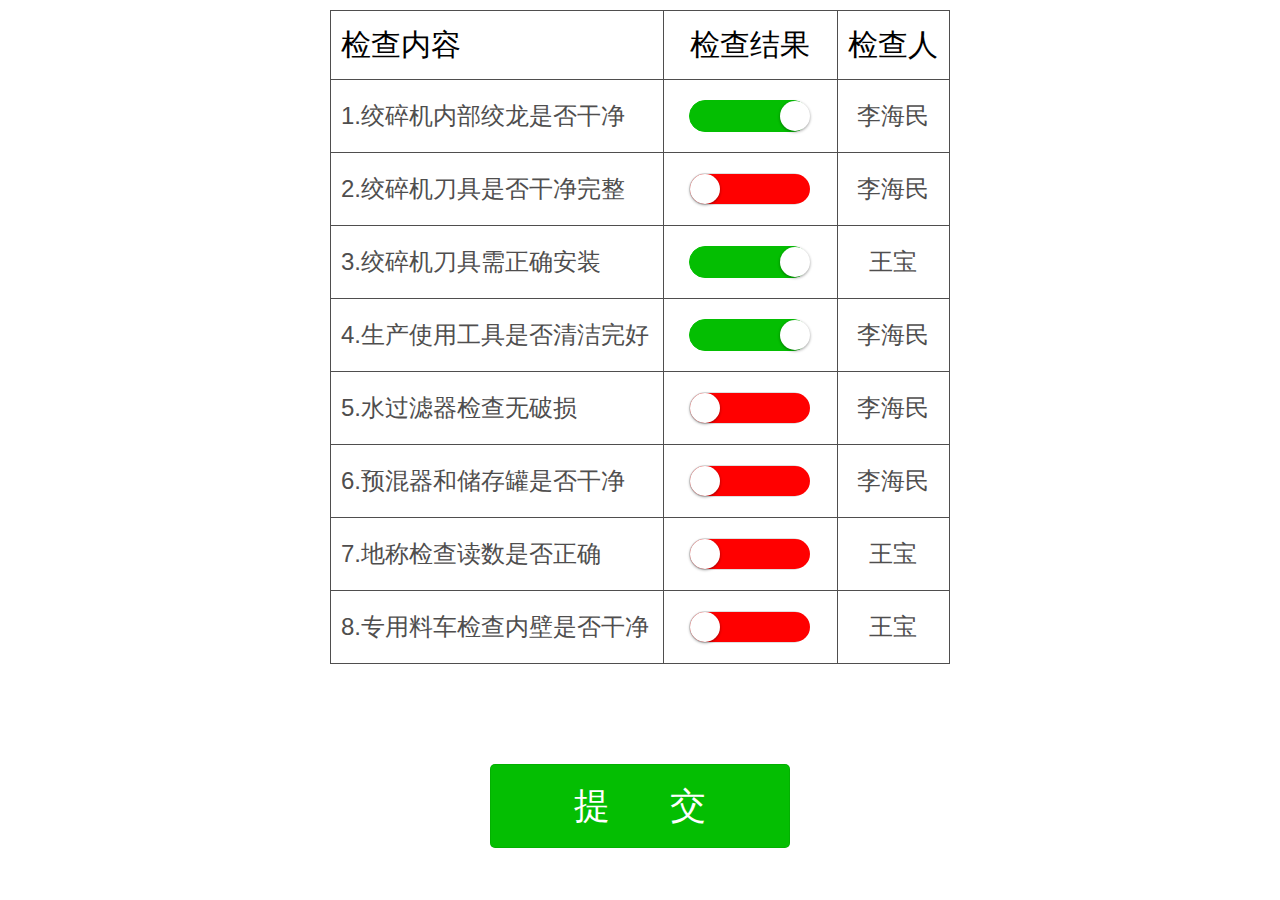
<file: index.html>
<!DOCTYPE html>
<html lang="en">
<head>
	<meta charset="UTF-8">
	<meta name="viewport" content="initial-scale=1.0,width=device-width,user-scalable=0,maximum-scale=1.0"/>
	<meta name="format-detection" content="telephone=no">
	<meta content="email=no" name="format-detection" />
	<meta name="apple-mobile-web-app-capable" content="yes" />
	<meta name="apple-mobile-web-app-status-bar-style" content="black" />
	<link rel="stylesheet" href="css/reset.css">
	<link rel="stylesheet" href="css/style.css">
	<link rel="stylesheet" href="css/weui.min.css">
	<script src="js/jquery-1.8.3.min.js"></script>
	<script src="js/ort.js"></script>
	<title>生产前检查</title>
</head>
<body>
	<div class="wrap">
		<table width="100%"; border="1"; cellpadding="2"; cellspacing="1"; border-collapse:collapse; border-spacing:0; class="con">
			<tr class="con_header">
				<th>检查内容</th>
				<th>检查结果</th>
				<th>检查人</th>
			</tr>
			<tr class="con_con">
				<td>1.绞碎机内部绞龙是否干净</td>
				<td>
					<div class="weui_cell">
      					<input class="weui_switch" type="checkbox" checked>
    				</div>
    			</td>
				<td>李海民</td>
			</tr>
			<tr class="con_con">
				<td>2.绞碎机刀具是否干净完整</td>
				<td>
					<div class="weui_cell">
      					<input class="weui_switch" type="checkbox">
    				</div>
    			</td>
				<td>李海民</td>
			</tr>
			<tr class="con_con">
				<td>3.绞碎机刀具需正确安装</td>
				<td>
					<div class="weui_cell">
      					<input class="weui_switch" type="checkbox" checked>
    				</div>
    			</td>
				<td>王宝</td>
			</tr>
			<tr class="con_con">
				<td>4.生产使用工具是否清洁完好</td>
				<td>
					<div class="weui_cell">
      					<input class="weui_switch" type="checkbox" checked>
    				</div>
    			</td>
				<td>李海民</td>
			</tr>
			<tr class="con_con">
				<td>5.水过滤器检查无破损</td>
				<td>
					<div class="weui_cell">
      					<input class="weui_switch" type="checkbox">
    				</div>
    			</td>
				<td>李海民</td>
			</tr>
			<tr class="con_con">
				<td>6.预混器和储存罐是否干净</td>
				<td>
					<div class="weui_cell">
      					<input class="weui_switch" type="checkbox">
    				</div>
    			</td>
				<td>李海民</td>
			</tr>
			<tr class="con_con">
				<td>7.地称检查读数是否正确</td>
				<td>
					<div class="weui_cell">
      					<input class="weui_switch" type="checkbox">
    				</div>
    			</td>
				<td>王宝</td>
			</tr>
			<tr class="con_con">
				<td>8.专用料车检查内壁是否干净</td>
				<td>
					<div class="weui_cell">
      					<input class="weui_switch" type="checkbox">
    				</div>
    			</td>
				<td>王宝</td>
			</tr>
		</table>
		<div class="foot">
			<a href="index2.html" class="weui_btn weui_btn_primary" style="font-size: 36px;">提&nbsp;&nbsp;&nbsp;&nbsp;&nbsp;&nbsp;交</a>
		</div>
	</div>
</body>
</html>
</file>
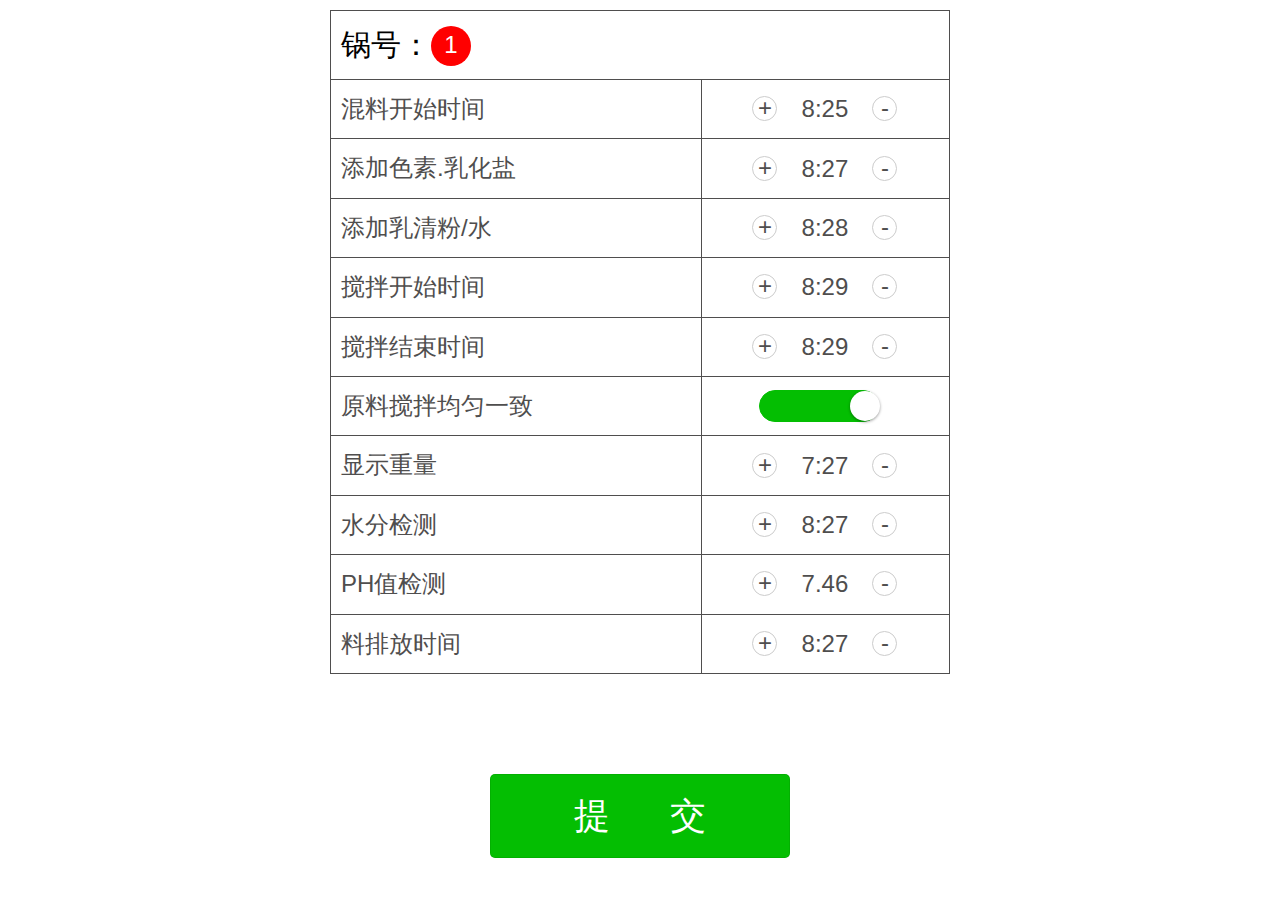
<file: index2.html>
<!DOCTYPE html>
<html lang="en">
<head>
	<meta charset="UTF-8">
	<meta name="viewport" content="initial-scale=1.0,width=device-width,user-scalable=0,maximum-scale=1.0"/>
	<meta name="format-detection" content="telephone=no">
	<meta content="email=no" name="format-detection" />
	<meta name="apple-mobile-web-app-capable" content="yes" />
	<meta name="apple-mobile-web-app-status-bar-style" content="black" />
	<link rel="stylesheet" href="css/reset.css">
	<link rel="stylesheet" href="css/style.css">
	<link rel="stylesheet" href="css/weui.min.css">
	<script src="js/jquery-1.8.3.min.js"></script>
	<script src="js/ort.js"></script>
	<title>重制干酪（预混器）生产报告</title>
</head>
<body>
	<div class="wrap">
		<table width="100%"; border="1"; cellpadding="2"; cellspacing="1"; border-collapse:collapse; border-spacing:0; class="con">
			<div class="report_header"><span style="float: left;">锅号：</span><span class="num">1</span></div>
			<tr class="report_con">
				<td class="report_conL">混料开始时间</td>
				<td class="report_conR">
					<div class="report_conR_con">
      					<span class="add">+</span><i>8:25</i><span class="sub">-</span>
    				</div>
				</td>
			</tr>
			<tr class="report_con">
				<td class="report_conL">添加色素.乳化盐</td>
				<td class="report_conR">
					<div class="report_conR_con">
      					<span class="add">+</span><i>8:27</i><span class="sub">-</span>
    				</div>
				</td>
			</tr>
			<tr class="report_con">
				<td class="report_conL">添加乳清粉/水</td>
				<td class="report_conR">
					<div class="report_conR_con">
      					<span class="add">+</span><i>8:28</i><span class="sub">-</span>
    				</div>
				</td>
			</tr>
			<tr class="report_con">
				<td class="report_conL">搅拌开始时间</td>
				<td class="report_conR">
					<div class="report_conR_con">
      					<span class="add">+</span><i>8:29</i><span class="sub">-</span>
    				</div>
				</td>
			</tr>
			<tr class="report_con">
				<td class="report_conL">搅拌结束时间</td>
				<td class="report_conR">
					<div class="report_conR_con">
      					<span class="add">+</span><i>8:29</i><span class="sub">-</span>
    				</div>
				</td>
			</tr>
			<tr class="report_con">
				<td class="report_conL">原料搅拌均匀一致</td>
				<td class="report_conR" style="padding: 0 42px;">
					<div class="weui_cell">
      					<input class="weui_switch" type="checkbox" checked>
    				</div>
				</td>
			</tr>
			<tr class="report_con">
				<td class="report_conL">显示重量</td>
				<td class="report_conR">
					<div class="report_conR_con">
      					<span class="add">+</span><i>7:27</i><span class="sub">-</span>
    				</div>
				</td>
			</tr>
			<tr class="report_con">
				<td class="report_conL">水分检测</td>
				<td class="report_conR">
					<div class="report_conR_con">
      					<span class="add">+</span><i>8:27</i><span class="sub">-</span>
    				</div>
				</td>
			</tr>
			<tr class="report_con">
				<td class="report_conL">PH值检测</td>
				<td class="report_conR">
					<div class="report_conR_con">
      					<span class="add">+</span><i>7.46</i><span class="sub">-</span>
    				</div>
				</td>
			</tr>
			<tr class="report_con">
				<td class="report_conL">料排放时间</td>
				<td class="report_conR">
					<div class="report_conR_con">
      					<span class="add">+</span><i>8:27</i><span class="sub">-</span>
    				</div>
				</td>
			</tr>
		</table>
		<div class="foot">
			<a href="index3.html" class="weui_btn weui_btn_primary" style="font-size: 36px;">提&nbsp;&nbsp;&nbsp;&nbsp;&nbsp;&nbsp;交</a>
		</div>
	</div>
	<script>
	$(function(){
		var str1 = 1 ;
		$(".add").click(function(){
		var a=$(this).next("i").html();
			var str = a.slice(a.length - 2,a.length)
			var str2 = parseInt(str);
			$(this).next("i").html("8:"+(str2 + str1));
			// str1 ++;
		})
		$(".sub").click(function(){
		var b=$(this).prev("i").html();
			var str3=b.slice(b.length - 2,b.length)
			var str4=parseInt(str3);
			$(this).prev("i").html("8:"+(str4-str1));
		})
	})
	</script>
</body>
</html>
</file>
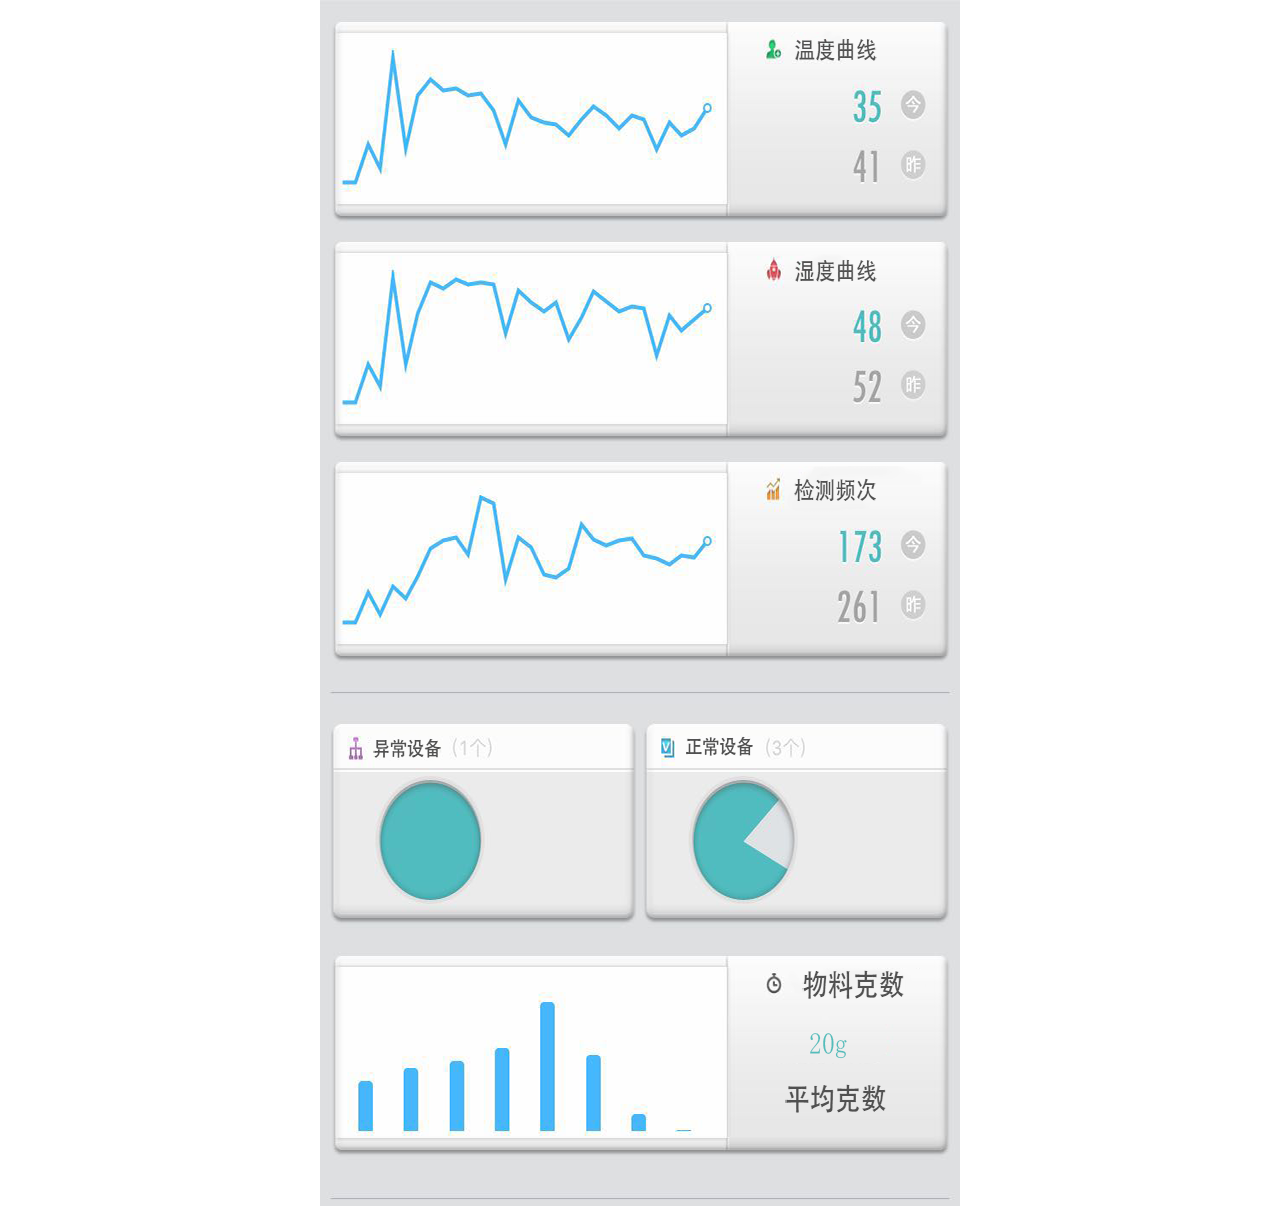
<file: index3.html>
<!DOCTYPE html>
<html lang="en">
<head>
	<meta charset="UTF-8">
	<meta name="viewport" content="initial-scale=1.0,width=device-width,user-scalable=0,maximum-scale=1.0"/>
	<meta name="format-detection" content="telephone=no">
	<meta content="email=no" name="format-detection" />
	<meta name="apple-mobile-web-app-capable" content="yes" />
	<meta name="apple-mobile-web-app-status-bar-style" content="black" />
	<link rel="stylesheet" href="css/reset.css">
	<link rel="stylesheet" href="css/style.css">
	<link rel="stylesheet" href="css/weui.min.css">
	<script src="js/jquery-1.8.3.min.js"></script>
	<script src="js/ort.js"></script>
	<title>仪表分析</title>
</head>
<body>
	<div class="wrap" style="width: 640px; height: 1206px; background-size: cover; background-size: 100% 100%; background: url(img/bg.png) 0 0 no-repeat;">
		
	</div>
</body>
</html>
</file>
<file: css/style.css>
.wrap{
	width: 640px;
	margin: 0 auto;
	font-size: 24px;
	padding: 10px 10px 0 10px;
	box-sizing: border-box;
	/*min-height: 600px;*/
}
.con{
	width: 100%;
	box-sizing: border-box;
	border: 1px solid #4f4e4e;
}
.con_header th{
	font-size: 30px;
	color: #000;
}
.con_header th:nth-child(1){
	text-align: left;
}
.con_con td:nth-child(2),.con_header th:nth-child(2){
	border-left: 1px solid #4f4e4e;
	border-right: 1px solid #4f4e4e;
}
tr{
	border-bottom: 1px solid #4f4e4e;
}
td,th{
	padding: 10px;
	color: #4f4e4e;
	text-align: center;
}
.foot{
	margin-top: 100px;
	padding: 0 160px;
}
.weui_switch{
	width: 120px!important;
}
.weui_switch:before{
	width: 120px!important;
	background-color: #ff0000!important;
}
.weui_switch:checked:after{
	transform: translateX(90px)!important;
}


.report_header{
	text-align: left;
	width: 100%;
	box-sizing: border-box;
	border: 1px solid #4f4e4e;
	border-bottom-width: 0;
	font-size: 30px;
	padding: 10px;
	overflow: hidden;

}
.con_con td:nth-child(1){
	text-align: left;
}
.report_con td:nth-child(1){
	border-right: 1px solid #4f4e4e;
}
.report_conL{
	width: 60%;
	text-align: left;
}
.report_conR{
	width: 40%;
	
}
.report_conR_con{
	overflow: hidden;
	padding: 0 40px;
	box-sizing: border-box;
}
.report_conR_con span{
	float: left;
	/*display: block;*/
	width: 25px;
	height: 25px;
	font-size: 24px;
	border-radius: 50%;
	border: 1px solid #ccc;
	box-sizing: border-box;
	line-height: 22.5px;
	text-align: center;
}

i{
	float: left;
	line-height: 26px;
	/*padding: 0 17px;*/
	width: 95px;
}
.num{
	float: left;
	width: 40px;
	height: 40px;
	font-size: 24px;
	border-radius: 50%;
	background-color: #ff0000;
	color: #fff;
	text-align: center;
	margin-top: 5px;
}
</file>
<file: css/weui.min.css>
/*!
 * WeUI v0.4.0 (https://github.com/weui/weui)
 * Copyright 2016 Tencent, Inc.
 * Licensed under the MIT license
 */html{-ms-text-size-adjust:100%;-webkit-text-size-adjust:100%}body{line-height:1.6;font-family:Helvetica Neue,Helvetica,Arial,sans-serif}*{margin:0;padding:0}a img{border:0}a{text-decoration:none}@font-face{font-weight:400;font-style:normal;font-family:weui;src:url('[data-uri]') format('truetype')}[class*=" weui_icon_"]:before,[class^=weui_icon_]:before{font-family:weui;font-style:normal;font-weight:400;speak:none;display:inline-block;vertical-align:middle;text-decoration:inherit;width:1em;margin-right:.2em;text-align:center;font-variant:normal;text-transform:none;line-height:1em;margin-left:.2em}.weui_icon_circle:before{content:"\EA01"}.weui_icon_download:before{content:"\EA02"}.weui_icon_info:before{content:"\EA03"}.weui_icon_safe_success:before{content:"\EA04"}.weui_icon_safe_warn:before{content:"\EA05"}.weui_icon_success:before{content:"\EA06"}.weui_icon_success_circle:before{content:"\EA07"}.weui_icon_success_no_circle:before{content:"\EA08"}.weui_icon_waiting:before{content:"\EA09"}.weui_icon_waiting_circle:before{content:"\EA0A"}.weui_icon_warn:before{content:"\EA0B"}.weui_icon_info_circle:before{content:"\EA0C"}.weui_icon_cancel:before{content:"\EA0D"}.weui_icon_search:before{content:"\EA0E"}.weui_icon_clear:before{content:"\EA0F"}[class*=" weui_icon_"]:before,[class^=weui_icon_]:before{margin:0}.weui_icon_success:before{font-size:23px;color:#09bb07}.weui_icon_waiting:before{font-size:23px;color:#10aeff}.weui_icon_warn:before{font-size:23px;color:#f43530}.weui_icon_info:before{font-size:23px;color:#10aeff}.weui_icon_success_circle:before,.weui_icon_success_no_circle:before{font-size:23px;color:#09bb07}.weui_icon_waiting_circle:before{font-size:23px;color:#10aeff}.weui_icon_circle:before{font-size:23px;color:#c9c9c9}.weui_icon_download:before,.weui_icon_info_circle:before{font-size:23px;color:#09bb07}.weui_icon_safe_success:before{color:#09bb07}.weui_icon_safe_warn:before{color:#ffbe00}.weui_icon_cancel:before{color:#f43530;font-size:22px}.weui_icon_clear:before,.weui_icon_search:before{color:#b2b2b2;font-size:14px}.weui_icon_msg:before{font-size:104px}.weui_icon_warn.weui_icon_msg:before{color:#f76260}.weui_icon_safe:before{font-size:104px}.weui_btn.weui_btn_mini{line-height:1.9;font-size:14px;padding:0 .75em;display:inline-block}button.weui_btn,input.weui_btn{width:100%;border-width:0;outline:0;-webkit-appearance:none}button.weui_btn:focus,input.weui_btn:focus{outline:0}button.weui_btn_inline,button.weui_btn_mini,input.weui_btn_inline,input.weui_btn_mini{width:auto}.weui_btn+.weui_btn{margin-top:15px}.weui_btn.weui_btn_inline+.weui_btn.weui_btn_inline{margin-top:auto;margin-left:15px}.weui_btn_area{margin:1.17647059em 15px .3em}.weui_btn_area.weui_btn_area_inline{display:-webkit-box;display:-webkit-flex;display:-ms-flexbox;display:flex}.weui_btn_area.weui_btn_area_inline .weui_btn{margin-top:auto;margin-right:15px;width:100%;-webkit-box-flex:1;-webkit-flex:1;-ms-flex:1;flex:1}.weui_btn_area.weui_btn_area_inline .weui_btn:last-child{margin-right:0}.weui_btn{position:relative;display:block;margin-left:auto;margin-right:auto;padding-left:14px;padding-right:14px;box-sizing:border-box;font-size:18px;text-align:center;text-decoration:none;color:#fff;line-height:2.33333333;border-radius:5px;-webkit-tap-highlight-color:rgba(0,0,0,0);overflow:hidden}.weui_btn:after{content:" ";width:200%;height:200%;position:absolute;top:0;left:0;border:1px solid rgba(0,0,0,.2);-webkit-transform:scale(.5);transform:scale(.5);-webkit-transform-origin:0 0;transform-origin:0 0;box-sizing:border-box;border-radius:10px}.weui_btn.weui_btn_inline{display:inline-block}.weui_btn_default{background-color:#f7f7f7;color:#454545}.weui_btn_default:not(.weui_btn_disabled):visited{color:#454545}.weui_btn_default:not(.weui_btn_disabled):active{color:#a1a1a1;background-color:#dedede}.weui_btn_primary{background-color:#04be02}.weui_btn_primary:not(.weui_btn_disabled):visited{color:#fff}.weui_btn_primary:not(.weui_btn_disabled):active{color:hsla(0,0%,100%,.4);background-color:#039702}.weui_btn_warn{background-color:#ef4f4f}.weui_btn_warn:not(.weui_btn_disabled):visited{color:#fff}.weui_btn_warn:not(.weui_btn_disabled):active{color:hsla(0,0%,100%,.4);background-color:#c13e3e}.weui_btn_disabled{color:hsla(0,0%,100%,.6)}.weui_btn_disabled.weui_btn_default{color:#c9c9c9}.weui_btn_plain_primary{color:#04be02;border:1px solid #04be02}button.weui_btn_plain_primary,input.weui_btn_plain_primary{border-width:1px;background-color:transparent}.weui_btn_plain_primary:active{border-color:#039702}.weui_btn_plain_primary:after{border-width:0}.weui_btn_plain_default{color:#5a5a5a;border:1px solid #5a5a5a}button.weui_btn_plain_default,input.weui_btn_plain_default{border-width:1px;background-color:transparent}.weui_btn_plain_default:after{border-width:0}.weui_cell{position:relative}.weui_cell:before{content:" ";position:absolute;left:0;top:0;width:100%;height:1px;border-top:1px solid #d9d9d9;color:#d9d9d9;-webkit-transform-origin:0 0;transform-origin:0 0;-webkit-transform:scaleY(.5);transform:scaleY(.5);left:15px}.weui_cell:first-child:before{display:none}.weui_cells{margin-top:1.17647059em;background-color:#fff;line-height:1.41176471;font-size:17px;overflow:hidden;position:relative}.weui_cells:before{top:0;border-top:1px solid #d9d9d9;-webkit-transform-origin:0 0;transform-origin:0 0}.weui_cells:after,.weui_cells:before{content:" ";position:absolute;left:0;width:100%;height:1px;color:#d9d9d9;-webkit-transform:scaleY(.5);transform:scaleY(.5)}.weui_cells:after{bottom:0;border-bottom:1px solid #d9d9d9;-webkit-transform-origin:0 100%;transform-origin:0 100%}.weui_cells_title{margin-top:.77em;margin-bottom:.3em;padding-left:15px;padding-right:15px;color:#888;font-size:14px}.weui_cells_title+.weui_cells{margin-top:0}.weui_cells_tips{margin-top:.3em;color:#888;padding-left:15px;padding-right:15px;font-size:14px}.weui_cell{padding:10px 15px;position:relative;display:-webkit-box;display:-webkit-flex;display:-ms-flexbox;display:flex;-webkit-box-align:center;-webkit-align-items:center;-ms-flex-align:center;align-items:center}.weui_cell_ft{text-align:right;color:#888}.weui_cell_primary{-webkit-box-flex:1;-webkit-flex:1;-ms-flex:1;flex:1}.weui_cells_access .weui_cell:not(.no_access){-webkit-tap-highlight-color:rgba(0,0,0,0)}.weui_cells_access .weui_cell:not(.no_access):active{background-color:#ececec}.weui_cells_access a.weui_cell{color:inherit}.weui_cells_access .weui_cell_ft:after{content:" ";display:inline-block;-webkit-transform:rotate(45deg);transform:rotate(45deg);height:6px;width:6px;border-width:2px 2px 0 0;border-color:#c8c8cd;border-style:solid;position:relative;top:-2px;top:-1px;margin-left:.3em}.weui_check_label{-webkit-tap-highlight-color:rgba(0,0,0,0)}.weui_check{position:absolute;left:-9999em}.weui_cells_radio .weui_cell_ft{padding-left:.35em}.weui_cells_radio .weui_cell:active{background-color:#ececec}.weui_cells_radio .weui_check:checked+.weui_icon_checked:before{display:block;content:'\EA08';color:#09bb07;font-size:16px}.weui_cells_checkbox .weui_cell_hd{padding-right:.35em}.weui_cells_checkbox .weui_cell:active{background-color:#ececec}.weui_cells_checkbox .weui_icon_checked:before{content:'\EA01';color:#c9c9c9;font-size:23px;display:block}.weui_cells_checkbox .weui_check:checked+.weui_icon_checked:before{content:'\EA06';color:#09bb07}.weui_label{display:block;width:3em}.weui_input{width:100%;border:0;outline:0;-webkit-appearance:none;background-color:transparent;font-size:inherit;color:inherit;height:1.41176471em;line-height:1.41176471}.weui_input::-webkit-inner-spin-button,.weui_input::-webkit-outer-spin-button{-webkit-appearance:none;margin:0}.weui_textarea{display:block;border:0;resize:none;width:100%;color:inherit;font-size:1em;line-height:inherit;outline:0}.weui_textarea_counter{color:#b2b2b2;text-align:right}.weui_cell_warn .weui_textarea_counter{color:#e64340}.weui_toptips{display:none;position:fixed;-webkit-transform:translateZ(0);width:100%;top:0;line-height:2.3;font-size:14px;text-align:center;color:#fff;z-index:2}.weui_toptips.weui_warn{background-color:#e64340}.weui_cells_form .weui_cell_warn{color:#e64340}.weui_cells_form .weui_cell_warn .weui_icon_warn{display:inline-block}.weui_cells_form .weui_cell_hd{padding-right:.3em}.weui_cells_form .weui_cell_ft{font-size:0}.weui_cells_form .weui_icon_warn{display:none}.weui_cells_form input,.weui_cells_form label[for],.weui_cells_form textarea{-webkit-tap-highlight-color:rgba(0,0,0,0)}.weui_cell_select{padding:0}.weui_cell_select .weui_select{padding-right:30px}.weui_cell_select .weui_cell_bd:after{content:" ";display:inline-block;-webkit-transform:rotate(45deg);transform:rotate(45deg);height:6px;width:6px;border-width:2px 2px 0 0;border-color:#c8c8cd;border-style:solid;position:relative;top:-2px;position:absolute;top:50%;right:15px;margin-top:-3px}.weui_select{-webkit-appearance:none;border:0;outline:0;background-color:transparent;width:100%;font-size:inherit;height:44px;position:relative;z-index:1;padding-left:15px}.weui_select_before{padding-right:15px}.weui_select_before .weui_select{width:auto}.weui_select_before .weui_cell_hd{position:relative}.weui_select_before .weui_cell_hd:after{content:" ";position:absolute;right:0;top:0;width:1px;height:100%;border-right:1px solid #d9d9d9;color:#d9d9d9;-webkit-transform-origin:100% 0;transform-origin:100% 0;-webkit-transform:scaleX(.5);transform:scaleX(.5)}.weui_select_before .weui_cell_hd:before{content:" ";display:inline-block;-webkit-transform:rotate(45deg);transform:rotate(45deg);height:6px;width:6px;border-width:2px 2px 0 0;border-color:#c8c8cd;border-style:solid;position:relative;top:-2px;position:absolute;top:50%;right:15px;margin-top:-3px}.weui_select_before .weui_cell_bd{padding-left:15px}.weui_select_before .weui_cell_bd:after{display:none}.weui_select_after{padding-left:15px}.weui_vcode{padding-top:0;padding-right:0;padding-bottom:0}.weui_vcode .weui_cell_ft img{margin-left:5px;height:44px;vertical-align:middle}.weui_cell_switch{padding-top:6px;padding-bottom:6px}.weui_switch{-webkit-appearance:none;-moz-appearance:none;appearance:none;position:relative;width:52px;height:32px;border:1px solid #dfdfdf;outline:0;border-radius:16px;box-sizing:border-box;background:#dfdfdf}.weui_switch:before{width:50px;background-color:#fdfdfd}.weui_switch:after,.weui_switch:before{content:" ";position:absolute;top:0;left:0;height:30px;border-radius:15px;-webkit-transition:-webkit-transform .3s;transition:-webkit-transform .3s;transition:transform .3s;transition:transform .3s,-webkit-transform .3s}.weui_switch:after{width:30px;background-color:#fff;box-shadow:0 1px 3px rgba(0,0,0,.4)}.weui_switch:checked{border-color:#04be02;background-color:#04be02}.weui_switch:checked:before{-webkit-transform:scale(0);transform:scale(0)}.weui_switch:checked:after{-webkit-transform:translateX(20px);transform:translateX(20px)}.weui_uploader_hd{padding-top:0;padding-right:0;padding-left:0}.weui_uploader_hd .weui_cell_ft{font-size:1em}.weui_uploader_bd{margin-bottom:-4px;margin-right:-9px;overflow:hidden}.weui_uploader_files{list-style:none}.weui_uploader_file{float:left;margin-right:9px;margin-bottom:9px;width:79px;height:79px;background:no-repeat center center;background-size:cover}.weui_uploader_status{position:relative}.weui_uploader_status:before{content:" ";position:absolute;top:0;right:0;bottom:0;left:0;background-color:rgba(0,0,0,.5)}.weui_uploader_status .weui_uploader_status_content{position:absolute;top:50%;left:50%;-webkit-transform:translate(-50%,-50%);transform:translate(-50%,-50%);color:#fff}.weui_uploader_status .weui_icon_warn{display:block}.weui_uploader_input_wrp{float:left;position:relative;margin-right:9px;margin-bottom:9px;width:77px;height:77px;border:1px solid #d9d9d9}.weui_uploader_input_wrp:after,.weui_uploader_input_wrp:before{content:" ";position:absolute;top:50%;left:50%;-webkit-transform:translate(-50%,-50%);transform:translate(-50%,-50%);background-color:#d9d9d9}.weui_uploader_input_wrp:before{width:2px;height:39.5px}.weui_uploader_input_wrp:after{width:39.5px;height:2px}.weui_uploader_input_wrp:active{border-color:#999}.weui_uploader_input_wrp:active:after,.weui_uploader_input_wrp:active:before{background-color:#999}.weui_uploader_input{position:absolute;z-index:1;top:0;left:0;width:100%;height:100%;opacity:0;-webkit-tap-highlight-color:rgba(0,0,0,0)}.weui_msg{padding-top:36px;text-align:center}.weui_msg .weui_icon_area{margin-bottom:30px}.weui_msg .weui_text_area{margin-bottom:25px;padding:0 20px}.weui_msg .weui_msg_title{margin-bottom:5px;font-weight:400;font-size:20px}.weui_msg .weui_msg_desc{font-size:14px;color:#888}.weui_msg .weui_opr_area{margin-bottom:25px}.weui_msg .weui_extra_area{margin-bottom:15px;font-size:14px;color:#888}.weui_msg .weui_extra_area a{color:#61749b}@media screen and (min-height:438px){.weui_extra_area{position:fixed;left:0;bottom:0;width:100%;text-align:center}}.weui_article{padding:20px 15px;font-size:15px}.weui_article section{margin-bottom:1.5em}.weui_article h1{font-size:17px;font-weight:400;margin-bottom:.75em}.weui_article h2{font-size:16px;font-weight:400;margin-bottom:.3em}.weui_article h3{font-weight:400;font-size:15px}.weui_tabbar{display:-webkit-box;display:-webkit-flex;display:-ms-flexbox;display:flex;position:absolute;bottom:0;width:100%;background-color:#f7f7fa}.weui_tabbar:before{content:" ";position:absolute;left:0;top:0;width:100%;height:1px;border-top:1px solid #979797;color:#979797;-webkit-transform-origin:0 0;transform-origin:0 0;-webkit-transform:scaleY(.5);transform:scaleY(.5)}.weui_tabbar_item{display:block;-webkit-box-flex:1;-webkit-flex:1;-ms-flex:1;flex:1;padding:7px 0 0;-webkit-tap-highlight-color:transparent}.weui_tabbar_item.weui_bar_item_on .weui_tabbar_label{color:#09bb07}.weui_tabbar_icon{margin:0 auto;width:24px;height:24px}.weui_tabbar_icon img{display:block;width:100%;height:100%}.weui_tabbar_icon+.weui_tabbar_label{margin-top:5px}.weui_tabbar_label{text-align:center;color:#888;font-size:12px}.weui_navbar{display:-webkit-box;display:-webkit-flex;display:-ms-flexbox;display:flex;position:absolute;top:0;width:100%;background-color:#fafafa}.weui_navbar:after{content:" ";position:absolute;left:0;bottom:0;width:100%;height:1px;border-bottom:1px solid #bcbab6;color:#bcbab6;-webkit-transform-origin:0 100%;transform-origin:0 100%;-webkit-transform:scaleY(.5);transform:scaleY(.5)}.weui_navbar+.weui_tab_bd{padding-top:50px;padding-bottom:0}.weui_navbar_item{position:relative;display:block;-webkit-box-flex:1;-webkit-flex:1;-ms-flex:1;flex:1;padding:13px 0;text-align:center;font-size:15px;-webkit-tap-highlight-color:transparent}.weui_navbar_item:active{background-color:#ededed}.weui_navbar_item.weui_bar_item_on{background-color:#f5f5f5}.weui_navbar_item:after{content:" ";position:absolute;right:0;top:0;width:1px;height:100%;border-right:1px solid #ccc;color:#ccc;-webkit-transform-origin:100% 0;transform-origin:100% 0;-webkit-transform:scaleX(.5);transform:scaleX(.5)}.weui_navbar_item:last-child:after{display:none}.weui_tab{position:relative;height:100%}.weui_tab_bd{box-sizing:border-box;height:100%;padding-bottom:55px;overflow:auto;-webkit-overflow-scrolling:touch}.weui_tab_bd_item{display:none}.weui_progress{display:-webkit-box;display:-webkit-flex;display:-ms-flexbox;display:flex;-webkit-box-align:center;-webkit-align-items:center;-ms-flex-align:center;align-items:center}.weui_progress_bar{background-color:#ebebeb;height:3px;-webkit-box-flex:1;-webkit-flex:1;-ms-flex:1;flex:1}.weui_progress_inner_bar{width:0;height:100%;background-color:#09bb07}.weui_progress_opr{display:block;margin-left:15px;font-size:0}.weui_panel{background-color:#fff;margin-top:10px;position:relative;overflow:hidden}.weui_panel:first-child{margin-top:0}.weui_panel:before{top:0;border-top:1px solid #e5e5e5;-webkit-transform-origin:0 0;transform-origin:0 0}.weui_panel:after,.weui_panel:before{content:" ";position:absolute;left:0;width:100%;height:1px;color:#e5e5e5;-webkit-transform:scaleY(.5);transform:scaleY(.5)}.weui_panel:after{bottom:0;border-bottom:1px solid #e5e5e5;-webkit-transform-origin:0 100%;transform-origin:0 100%}.weui_panel_hd{padding:14px 15px 10px;color:#999;font-size:13px;position:relative}.weui_panel_hd:after{content:" ";position:absolute;left:0;bottom:0;width:100%;height:1px;border-bottom:1px solid #e5e5e5;color:#e5e5e5;-webkit-transform-origin:0 100%;transform-origin:0 100%;-webkit-transform:scaleY(.5);transform:scaleY(.5);left:15px}.weui_panel_ft{padding:10px 15px 12px;color:#999;font-size:14px;position:relative}.weui_panel_ft:before{content:" ";position:absolute;left:0;top:0;width:100%;height:1px;border-top:1px solid #e5e5e5;color:#e5e5e5;-webkit-transform-origin:0 0;transform-origin:0 0;-webkit-transform:scaleY(.5);transform:scaleY(.5);left:15px}.weui_panel_access .weui_panel_ft{display:block;color:#586c94;-webkit-tap-highlight-color:rgba(0,0,0,0)}.weui_panel_access .weui_panel_ft:active{background-color:#ececec}.weui_panel_access .weui_panel_ft:after{content:" ";display:inline-block;-webkit-transform:rotate(45deg);transform:rotate(45deg);height:6px;width:6px;border-width:2px 2px 0 0;border-color:#c7c7cc;border-style:solid;position:relative;top:-2px;position:absolute;right:15px;top:50%;margin-top:-4px}.weui_media_box{padding:15px;position:relative}.weui_media_box:before{content:" ";position:absolute;left:0;top:0;width:100%;height:1px;border-top:1px solid #e5e5e5;color:#e5e5e5;-webkit-transform-origin:0 0;transform-origin:0 0;-webkit-transform:scaleY(.5);transform:scaleY(.5);left:15px}.weui_media_box:first-child:before{display:none}a.weui_media_box{color:#000;-webkit-tap-highlight-color:rgba(0,0,0,0)}a.weui_media_box:active{background-color:#ececec}.weui_media_box .weui_media_title{font-weight:400;font-size:17px;width:auto;overflow:hidden;text-overflow:ellipsis;white-space:nowrap;word-wrap:normal;word-wrap:break-word;word-break:break-all}.weui_media_box .weui_media_desc{color:#999;font-size:13px;line-height:1.2;overflow:hidden;text-overflow:ellipsis;display:-webkit-box;-webkit-box-orient:vertical;-webkit-line-clamp:2}.weui_media_box.weui_media_text .weui_media_title{margin-bottom:8px}.weui_media_box.weui_media_text .weui_media_info{margin-top:15px;padding-bottom:5px;font-size:13px;color:#cecece;line-height:1em;list-style:none;overflow:hidden}.weui_media_box.weui_media_text .weui_media_info_meta{float:left;padding-right:1em}.weui_media_box.weui_media_text .weui_media_info_meta.weui_media_info_meta_extra{padding-left:1em;border-left:1px solid #cecece}.weui_media_box.weui_media_appmsg{display:-webkit-box;display:-webkit-flex;display:-ms-flexbox;display:flex;-webkit-box-align:center;-webkit-align-items:center;-ms-flex-align:center;align-items:center}.weui_media_box.weui_media_appmsg .weui_media_hd{margin-right:.8em;width:60px;height:60px;line-height:60px;text-align:center}.weui_media_box.weui_media_appmsg .weui_media_appmsg_thumb{width:100%;max-height:100%;vertical-align:middle}.weui_media_box.weui_media_appmsg .weui_media_bd{-webkit-box-flex:1;-webkit-flex:1;-ms-flex:1;flex:1}.weui_media_box.weui_media_small_appmsg{padding:0}.weui_media_box.weui_media_small_appmsg .weui_cells{margin-top:0}.weui_media_box.weui_media_small_appmsg .weui_cells:before{display:none}.weui_grids{position:relative;overflow:hidden}.weui_grids:before{width:100%;height:1px;border-top:1px solid #d9d9d9;transform-origin:0 0;-webkit-transform:scaleY(.5);transform:scaleY(.5)}.weui_grids:after,.weui_grids:before{content:" ";position:absolute;left:0;top:0;color:#d9d9d9;-webkit-transform-origin:0 0}.weui_grids:after{width:1px;height:100%;border-left:1px solid #d9d9d9;transform-origin:0 0;-webkit-transform:scaleX(.5);transform:scaleX(.5)}.weui_grid{position:relative;float:left;padding:20px 10px;width:33.33333333%;box-sizing:border-box}.weui_grid:before{right:0;top:0;width:1px;height:100%;border-right:1px solid #d9d9d9;-webkit-transform-origin:100% 0;transform-origin:100% 0;-webkit-transform:scaleX(.5);transform:scaleX(.5)}.weui_grid:after,.weui_grid:before{content:" ";position:absolute;color:#d9d9d9}.weui_grid:after{left:0;bottom:0;width:100%;height:1px;border-bottom:1px solid #d9d9d9;-webkit-transform-origin:0 100%;transform-origin:0 100%;-webkit-transform:scaleY(.5);transform:scaleY(.5)}.weui_grid:active{background-color:#e4e4e4}.weui_grid_icon{width:28px;height:28px;margin:0 auto}.weui_grid_icon img{display:block;width:100%;height:100%}.weui_grid_icon+.weui_grid_label{margin-top:5px}.weui_grid_label{display:block;text-align:center;color:#000;font-size:14px}.weui_dialog{position:fixed;z-index:4;width:85%;top:50%;left:50%;-webkit-transform:translate(-50%,-50%);transform:translate(-50%,-50%);background-color:#fafafc;text-align:center;border-radius:3px}.weui_dialog_confirm .weui_dialog .weui_dialog_hd{padding:1.2em 20px .5em}.weui_dialog_confirm .weui_dialog .weui_dialog_bd{text-align:left}.weui_dialog_hd{padding:1.2em 0 .5em}.weui_dialog_title{font-weight:400;font-size:17px}.weui_dialog_bd{padding:0 20px;font-size:15px;color:#888}.weui_dialog_ft{position:relative;line-height:42px;margin-top:20px;font-size:17px;display:-webkit-box;display:-webkit-flex;display:-ms-flexbox;display:flex}.weui_dialog_ft a{display:block;-webkit-box-flex:1;-webkit-flex:1;-ms-flex:1;flex:1;color:#3cc51f;text-decoration:none;-webkit-tap-highlight-color:rgba(0,0,0,0)}.weui_dialog_ft a:active{background-color:#eee}.weui_dialog_ft:after{content:" ";position:absolute;left:0;top:0;width:100%;height:1px;border-top:1px solid #d5d5d6;color:#d5d5d6;-webkit-transform-origin:0 0;transform-origin:0 0;-webkit-transform:scaleY(.5);transform:scaleY(.5)}.weui_dialog_confirm .weui_dialog_ft a{position:relative}.weui_dialog_confirm .weui_dialog_ft a:after{content:" ";position:absolute;left:0;top:0;width:1px;height:100%;border-left:1px solid #d5d5d6;color:#d5d5d6;-webkit-transform-origin:0 0;transform-origin:0 0;-webkit-transform:scaleX(.5);transform:scaleX(.5)}.weui_dialog_confirm .weui_dialog_ft a:first-child:after{display:none}.weui_btn_dialog.default{color:#353535}.weui_btn_dialog.primary{color:#0bb20c}@media screen and (min-width:1024px){.weui_dialog{width:35%}}.weui_toast{position:fixed;z-index:3;width:7.6em;min-height:7.6em;top:180px;left:50%;margin-left:-3.8em;background:rgba(40,40,40,.75);text-align:center;border-radius:5px;color:#fff}.weui_icon_toast{margin:22px 0 0;display:block}.weui_icon_toast:before{content:'\EA08';color:#fff;font-size:55px}.weui_toast_content{margin:0 0 15px}.weui_loading_toast .weui_toast_content{margin-top:64%;font-size:14px}.weui_loading{position:absolute;width:0;z-index:5;left:50%;top:38%}.weui_loading_leaf{position:absolute;top:-1px;opacity:.25}.weui_loading_leaf:before{content:" ";position:absolute;width:8.14px;height:3.08px;background:#d1d1d5;box-shadow:rgba(0,0,0,.0980392) 0 0 1px;border-radius:1px;-webkit-transform-origin:left 50% 0;transform-origin:left 50% 0}.weui_loading_leaf_0{-webkit-animation:a 1.25s linear infinite;animation:a 1.25s linear infinite}.weui_loading_leaf_0:before{-webkit-transform:rotate(0deg) translate(7.92px);transform:rotate(0deg) translate(7.92px)}.weui_loading_leaf_1{-webkit-animation:b 1.25s linear infinite;animation:b 1.25s linear infinite}.weui_loading_leaf_1:before{-webkit-transform:rotate(30deg) translate(7.92px);transform:rotate(30deg) translate(7.92px)}.weui_loading_leaf_2{-webkit-animation:c 1.25s linear infinite;animation:c 1.25s linear infinite}.weui_loading_leaf_2:before{-webkit-transform:rotate(60deg) translate(7.92px);transform:rotate(60deg) translate(7.92px)}.weui_loading_leaf_3{-webkit-animation:d 1.25s linear infinite;animation:d 1.25s linear infinite}.weui_loading_leaf_3:before{-webkit-transform:rotate(90deg) translate(7.92px);transform:rotate(90deg) translate(7.92px)}.weui_loading_leaf_4{-webkit-animation:e 1.25s linear infinite;animation:e 1.25s linear infinite}.weui_loading_leaf_4:before{-webkit-transform:rotate(120deg) translate(7.92px);transform:rotate(120deg) translate(7.92px)}.weui_loading_leaf_5{-webkit-animation:f 1.25s linear infinite;animation:f 1.25s linear infinite}.weui_loading_leaf_5:before{-webkit-transform:rotate(150deg) translate(7.92px);transform:rotate(150deg) translate(7.92px)}.weui_loading_leaf_6{-webkit-animation:g 1.25s linear infinite;animation:g 1.25s linear infinite}.weui_loading_leaf_6:before{-webkit-transform:rotate(180deg) translate(7.92px);transform:rotate(180deg) translate(7.92px)}.weui_loading_leaf_7{-webkit-animation:h 1.25s linear infinite;animation:h 1.25s linear infinite}.weui_loading_leaf_7:before{-webkit-transform:rotate(210deg) translate(7.92px);transform:rotate(210deg) translate(7.92px)}.weui_loading_leaf_8{-webkit-animation:i 1.25s linear infinite;animation:i 1.25s linear infinite}.weui_loading_leaf_8:before{-webkit-transform:rotate(240deg) translate(7.92px);transform:rotate(240deg) translate(7.92px)}.weui_loading_leaf_9{-webkit-animation:j 1.25s linear infinite;animation:j 1.25s linear infinite}.weui_loading_leaf_9:before{-webkit-transform:rotate(270deg) translate(7.92px);transform:rotate(270deg) translate(7.92px)}.weui_loading_leaf_10{-webkit-animation:k 1.25s linear infinite;animation:k 1.25s linear infinite}.weui_loading_leaf_10:before{-webkit-transform:rotate(300deg) translate(7.92px);transform:rotate(300deg) translate(7.92px)}.weui_loading_leaf_11{-webkit-animation:l 1.25s linear infinite;animation:l 1.25s linear infinite}.weui_loading_leaf_11:before{-webkit-transform:rotate(330deg) translate(7.92px);transform:rotate(330deg) translate(7.92px)}@-webkit-keyframes a{0%,0.01%{opacity:.25}0.02%{opacity:1}60.01%,to{opacity:.25}}@-webkit-keyframes b{0%,8.34333%{opacity:.25}8.35333%{opacity:1}68.3433%,to{opacity:.25}}@-webkit-keyframes c{0%,16.6767%{opacity:.25}16.6867%{opacity:1}76.6767%,to{opacity:.25}}@-webkit-keyframes d{0%,25.01%{opacity:.25}25.02%{opacity:1}85.01%,to{opacity:.25}}@-webkit-keyframes e{0%,33.3433%{opacity:.25}33.3533%{opacity:1}93.3433%,to{opacity:.25}}@-webkit-keyframes f{0%{opacity:.270958333333333}41.6767%{opacity:.25}41.6867%{opacity:1}1.67667%{opacity:.25}to{opacity:.270958333333333}}@-webkit-keyframes g{0%{opacity:.375125}50.01%{opacity:.25}50.02%{opacity:1}10.01%{opacity:.25}to{opacity:.375125}}@-webkit-keyframes h{0%{opacity:.479291666666667}58.3433%{opacity:.25}58.3533%{opacity:1}18.3433%{opacity:.25}to{opacity:.479291666666667}}@-webkit-keyframes i{0%{opacity:.583458333333333}66.6767%{opacity:.25}66.6867%{opacity:1}26.6767%{opacity:.25}to{opacity:.583458333333333}}@-webkit-keyframes j{0%{opacity:.687625}75.01%{opacity:.25}75.02%{opacity:1}35.01%{opacity:.25}to{opacity:.687625}}@-webkit-keyframes k{0%{opacity:.791791666666667}83.3433%{opacity:.25}83.3533%{opacity:1}43.3433%{opacity:.25}to{opacity:.791791666666667}}@-webkit-keyframes l{0%{opacity:.895958333333333}91.6767%{opacity:.25}91.6867%{opacity:1}51.6767%{opacity:.25}to{opacity:.895958333333333}}.weui_mask{background:rgba(0,0,0,.6)}.weui_mask,.weui_mask_transition,.weui_mask_transparent{position:fixed;z-index:1;width:100%;height:100%;top:0;left:0}.weui_mask_transition{display:none;background:transparent;-webkit-transition:background .3s;transition:background .3s}.weui_fade_toggle{background:rgba(0,0,0,.6)}.weui_actionsheet{position:fixed;left:0;bottom:0;-webkit-transform:translateY(100%);transform:translateY(100%);-webkit-backface-visibility:hidden;backface-visibility:hidden;z-index:2;width:100%;background-color:#efeff4;-webkit-transition:-webkit-transform .3s;transition:-webkit-transform .3s;transition:transform .3s;transition:transform .3s,-webkit-transform .3s}.weui_actionsheet_menu{background-color:#fff}.weui_actionsheet_action{margin-top:6px;background-color:#fff}.weui_actionsheet_cell{position:relative;padding:10px 0;text-align:center;font-size:18px}.weui_actionsheet_cell:before{content:" ";position:absolute;left:0;top:0;width:100%;height:1px;border-top:1px solid #d9d9d9;color:#d9d9d9;-webkit-transform-origin:0 0;transform-origin:0 0;-webkit-transform:scaleY(.5);transform:scaleY(.5)}.weui_actionsheet_cell:active{background-color:#ececec}.weui_actionsheet_cell:first-child:before{display:none}.weui_actionsheet_toggle{-webkit-transform:translate(0);transform:translate(0)}.weui_search_bar{padding:8px 10px;display:-webkit-box;display:-webkit-flex;display:-ms-flexbox;display:flex;box-sizing:border-box;background-color:#efeff4;z-index:2}.weui_search_bar:before{top:0;border-top:1px solid #c7c7c7;-webkit-transform-origin:0 0;transform-origin:0 0}.weui_search_bar:after,.weui_search_bar:before{content:" ";position:absolute;left:0;width:100%;height:1px;color:#c7c7c7;-webkit-transform:scaleY(.5);transform:scaleY(.5)}.weui_search_bar:after{bottom:0;border-bottom:1px solid #c7c7c7;-webkit-transform-origin:0 100%;transform-origin:0 100%}.weui_search_bar.weui_search_focusing .weui_search_cancel{display:block}.weui_search_bar.weui_search_focusing .weui_search_text{display:none}.weui_search_outer{position:relative;-webkit-box-flex:1;-webkit-flex:auto;-ms-flex:auto;flex:auto;background-color:#efeff4}.weui_search_outer:after{content:'';position:absolute;left:0;top:0;width:200%;height:200%;-webkit-transform:scale(.5);transform:scale(.5);-webkit-transform-origin:0 0;transform-origin:0 0;border-radius:10px;border:1px solid #e6e6ea;box-sizing:border-box;background:#fff}.weui_search_inner{position:relative;padding-left:30px;padding-right:30px;height:100%;width:100%;box-sizing:border-box;z-index:1}.weui_search_inner .weui_search_input{padding:4px 0;width:100%;height:1.42857143em;border:0;font-size:14px;line-height:1.42857143em;box-sizing:content-box;background:transparent}.weui_search_inner .weui_search_input:focus{outline:none}.weui_search_inner .weui_icon_search{position:absolute;left:10px;top:-2px;line-height:28px}.weui_search_inner .weui_icon_clear{position:absolute;top:-2px;right:0;padding:0 10px;line-height:28px}.weui_search_text{position:absolute;top:1px;right:1px;bottom:1px;left:1px;z-index:2;border-radius:3px;text-align:center;color:#9b9b9b;background:#fff}.weui_search_text span{display:inline-block;font-size:14px;vertical-align:middle}.weui_search_text .weui_icon_search{margin-right:5px}.weui_search_cancel{display:none;margin-left:10px;line-height:28px;color:#09bb07}.weui_search_input:not(:valid)~.weui_icon_clear{display:none}input[type=search]::-webkit-search-cancel-button,input[type=search]::-webkit-search-decoration,input[type=search]::-webkit-search-results-button,input[type=search]::-webkit-search-results-decoration{display:none}
</file>
